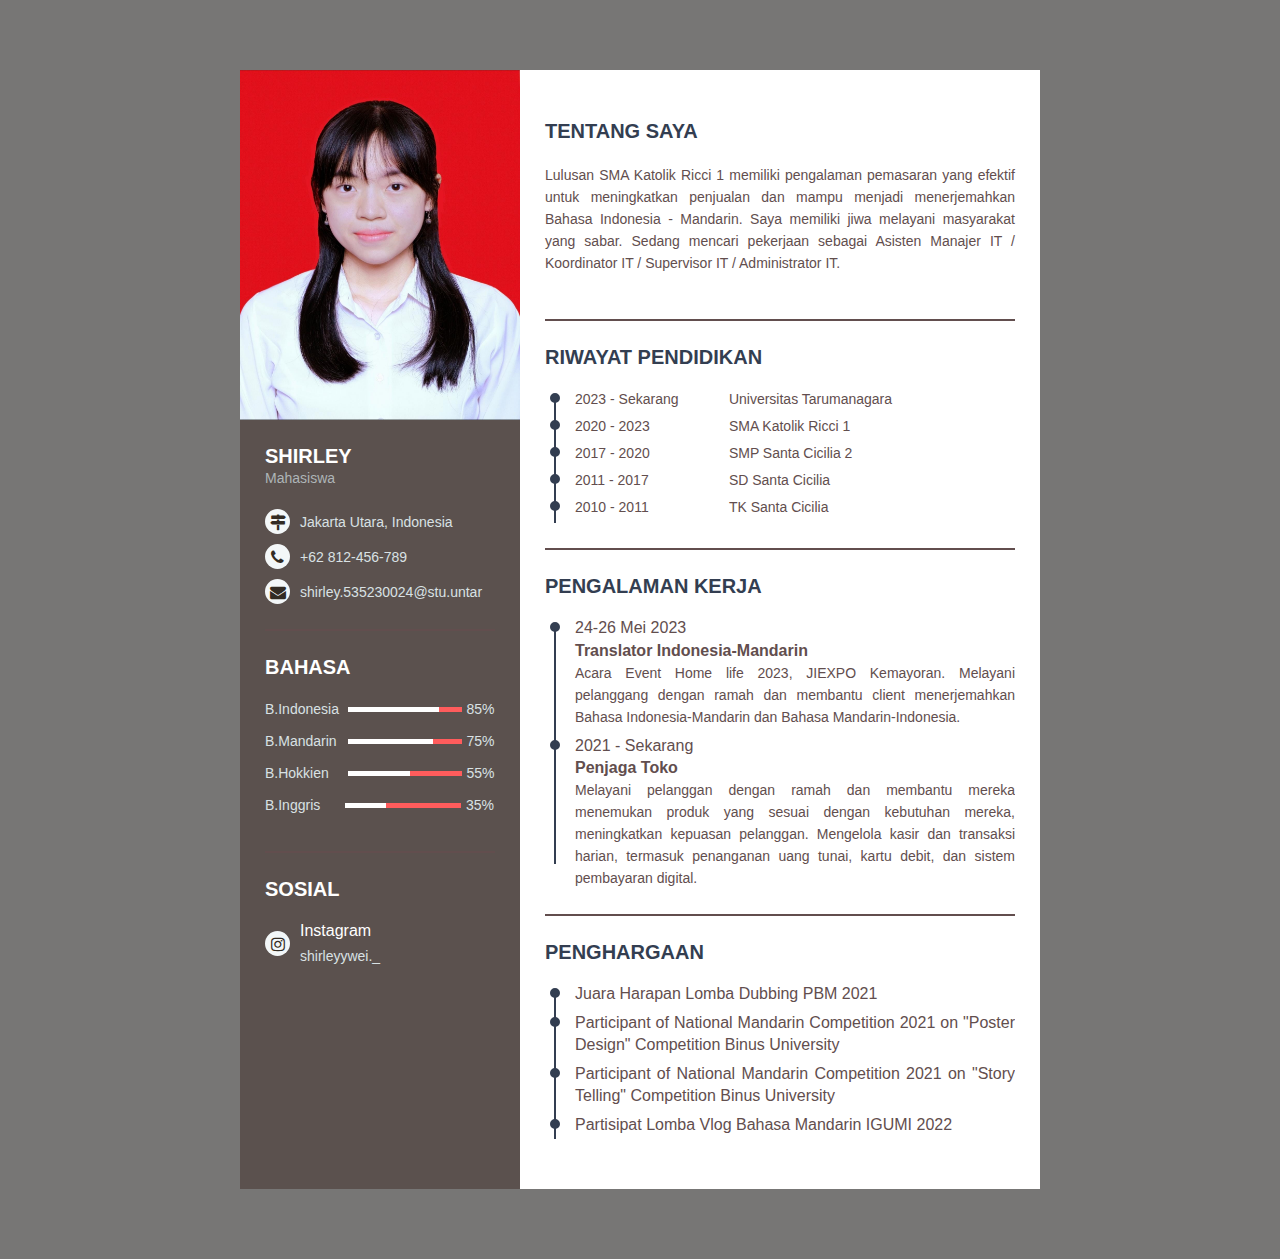
<file: index.html>
<!DOCTYPE html>
<html lang="en">
<head>
    <meta charset="UTF-8">
    <meta name="viewport" content="width=device-width, initial-scale=1.0">
    <title>CV Shirley</title>
    <link rel="stylesheet" href="style.css">
    <link rel="stylesheet" href="https://cdnjs.cloudflare.com/ajax/libs/font-awesome/4.7.0/css/font-awesome.min.css">
</head>
<body>
    <div class="data1">
        <div class="data2">
            <div class="profile">
                <img src="Shir.jpg" alt="">
            </div>
            <!-- profile -->
            <div class="content">
                <div class="lanjutan-item">
                    <div class="title">
                        <p class="bold">Shirley</p>
                        <p class="regular">Mahasiswa</p>
                    </div>
                    <ul>
                        <li>
                            <div class="icon">
                                <i class =" fa fa-map-signs"> </i>
                            </div>
                            <div class = "data">
                                Jakarta Utara, Indonesia
                            </div>
                        </li>
                        <li>
                            <div class="icon">
                                <i class =" fa fa-phone"> </i>
                            </div>
                            <div class = "data">
                                +62 812-456-789
                            </div>
                        </li>
                        <li>
                            <div class="icon">
                                <i class =" fa fa-envelope"> </i>
                            </div>
                            <div class = "data">
                                shirley.535230024@stu.untar
                            </div>
                        </li>
                    </ul>
                </div>

                <!-- Skill -->
                <div class="lanjutan-item lanjutan-skill">
                    <div class="title">
                        <p class="bold">Bahasa</p>
                    </div>
                    <ul>
                        <li>
                            <div class="skill-name">
                                B.Indonesia
                            </div>
                            <div class="skill-progress">
                                <span style="width: 80%;"></span>
                            </div>
                            <div class="skill-persen">85%</div>
                        </li>
                        <li>
                            <div class="skill-name">
                                B.Mandarin
                            </div>
                            <div class="skill-progress">
                                <span style="width: 75%;"></span>
                            </div>
                            <div class="skill-persen">75%</div>
                        </li>
                        <li>
                            <div class="skill-name">
                                B.Hokkien
                            </div>
                            <div class="skill-progress">
                                <span style="width: 55%;"></span>
                            </div>
                            <div class="skill-persen">55%</div>
                        </li>
                        <li>
                            <div class="skill-name">
                                B.Inggris
                            </div>
                            <div class="skill-progress">
                                <span style="width: 35%;"></span>
                            </div>
                            <div class="skill-persen">35%</div>
                        </li>
                    </ul>
                </div>

                <div class="lanjutan-item lanjutan-sosial">
                    <div class="title">
                        <p class="bold">Sosial</p>
                    </div>
                    <ul>
                        <li>
                            <div class="icon">
                                <i class="fa fa-instagram"></i>
                            </div>
                            <div class="data">
                                <p class="semi-bold">Instagram</p>
                                <p>shirleyywei._</p>
                            </div>
                        </li>

                    </ul>
                </div>

            </div>

        </div>

        <div class="data3">
            <div class="lanjutan-item lanjutan-tentang">
                <div class="title">
                    <!-- tentang saya -->
                    <p class="bold">Tentang saya</p></br></p>
                    <p>Lulusan SMA Katolik Ricci 1 memiliki pengalaman pemasaran
                        yang efektif untuk meningkatkan penjualan dan mampu menjadi 
                        menerjemahkan Bahasa Indonesia - Mandarin. Saya memiliki jiwa
                        melayani masyarakat yang sabar. Sedang mencari pekerjaan sebagai 
                        Asisten Manajer IT / Koordinator IT / Supervisor IT / Administrator IT.
                    </p>
                </div>
            </div>

            <div class="lanjutan-item lanjutan-pendidikan">
                <div class="title">
                    <!-- riwayat pendidikan -->
                    <p class="bold">Riwayat Pendidikan</p>
                </div>
                <p> 
                    <ul class="list-pendidikan">
                        <li><span class="tahun">2023 - Sekarang</span>
                            <span class="asal">Universitas Tarumanagara</span></li>
                        <li><span class="tahun">2020 - 2023</span>
                            <span class="asal">SMA Katolik Ricci 1</span></li>
                        <li><span class="tahun">2017 - 2020</span>
                            <span class="asal">SMP Santa Cicilia 2</span></li>
                        <li><span class="tahun">2011 - 2017 </span>
                            <span class="asal">SD Santa Cicilia</span></li>
                        <li><span class="tahun">2010 - 2011 </span>
                            <span class="asal">TK Santa Cicilia</span></li>
                    </ul>
                </p>
            </div>

            <!-- Pengalaman Kerja  -->
             <div class="lanjutan-item lanjutan-kerja">
                <div class="title">
                    <p class="bold">Pengalaman Kerja</p>
                </div>
                <ul>
                    <li>
                        <div class="date">24-26 Mei 2023</div>
                        <div class="info">
                            <p class="semi-bold"><b>Translator Indonesia-Mandarin</b>
                            </p>
                            <p>Acara Event Home life 2023, JIEXPO Kemayoran. Melayani pelanggang dengan ramah dan membantu client menerjemahkan Bahasa Indonesia-Mandarin
                                dan Bahasa Mandarin-Indonesia.
                            </p>
                        </div>
                    </li>

                    <li>
                        <div class="date">2021 - Sekarang</div>
                        <div class="info">
                            <p class="semi-bold"><b>Penjaga Toko</b>
                            </p>
                            <p>Melayani pelanggan dengan ramah dan membantu mereka menemukan
                                produk yang sesuai dengan kebutuhan mereka, meningkatkan kepuasan pelanggan.
                                Mengelola kasir dan transaksi harian, termasuk penanganan uang tunai, kartu debit, dan sistem pembayaran digital. 
                            </p>
                        </div>
                    </li>

                </ul>
             </div>
             <!-- Penghargaan -->
             <div class="lanjutan-item lanjutan-penghargaan">
                <div class="title">
                    <p class="bold">Penghargaan</p>
                </div>
                <ul>
                    <li>
                        <div class="info">
                            <p class="semi-bold">Juara Harapan Lomba Dubbing PBM 2021</p>
                        </div>
                    </li>
                    <li>
                        <div class="info">
                            <p class="semi-bold">
                                Participant of National Mandarin Competition 2021
                                    on "Poster Design" Competition Binus University
                            </p>
                        </div>
                    </li>
                    <li>
                        <div class="info">    
                            <p class="semi-bold">
                                Participant of National Mandarin Competition 2021
                                    on "Story Telling" Competition Binus University</p>
                        </div>
                    </li>
                    <li>
                        <div class="info">
                            <p class="semi-bold">
                                Partisipat Lomba Vlog Bahasa Mandarin IGUMI 2022</p>
                        </div>
                    </li>
                </ul>
             </div>

             <!-- Kemampuan
             <div class="lanjutan-item lanjutan-kemampuan">
                <div class="title">
                    <p class="bold">Kemampuan</p>
                </div>
                <ul>
                    <li>
                        <div class="info">
                            <p class="semi-bold">Partisipasi</p>
                        </div>
                        
                    </li>
                </ul>
             </div> -->
             
        </div>
    </div>
</body>
</html>
</file>
<file: style.css>
@import url('https://fonts.googleapis.com/css2?family=Montserrat:wght@400;700&display=swap');

*{
    margin: 0;
    padding :0;
    box-sizing: border-box;
    list-style: none;
    font-family: 'Monstserrat', sans-serif;
}

body{
    background-color: rgb(119, 118, 117);
    font-size: 14px;
    line-height: 22px;
    color: rgb(98, 78, 78);
    padding: 20px;
}

.data1{
    max-width: 800px;
    width: 100%;
    height: auto;
    display: flex;
    margin: 50px auto;
}

.data1 .data2{
    width: 280px;
    background-color:rgb(91, 81, 78);

}

.data1 .data2 .profile {
    width: 100%;
    height: 350px;
    background-color: rgb(70, 28, 28);
}

.data1 .data2 .profile img{
    width: 100%;
    height: 100%;

}

.data1 .data2 .content{
    padding: 0 25px;
}

.data1 .lanjutan-item{
    padding: 25px 0;
    border-bottom: 2px solid;
}

.data1 .title{
    margin-bottom: 20px ;
}

.data1 .data2 .bold{
    color: #fff;
}

.data1 .data2 .regular{
    color: #aeb5b7;
}

.bold{
    font-weight: 700;
    font-size: 20px;
    text-transform: uppercase;
}

.data1 .data2 ul li{
    display: flex;
    margin-bottom: 10px;
    align-items: center;
}

.data1 .data2 ul li:last-child{
    margin-bottom: 0;

}

.data1 .data2 ul li .icon{
    width: 25px;
    height: 25px;
    background-color: #f3f7f8;
    color: rgb(50, 43, 35);
    border-radius: 50%;
    margin-right: 10px;
    font-size: 16px;
    position: relative;
}

.data1 .icon i{
    position:absolute ;
    top: 50%;
    left: 50%;
    transform: translate(-50%,-50%);

}

.data1 .data2 ul li .data{
    color: #d9e1e4;
}

.data1 .data2 .lanjutan-skill ul li{
    display: flex;
    margin-bottom: 10px;
    color: #d9e1e4;
    justify-content: space-between;
    align-items: center;
}

.data1 .data2 .lanjutan-skill ul li .skill-name{
    width: 25%;
}

.data1 .data2 .lanjutan-skill ul li .skill-progress{
    width: 60%;
    margin-left: 25px;
    margin-right: 5px;
    height: 5px;
    background-color: #ff5c5c;
    position: relative;
}

.data1 .data2 .lanjutan-skill ul li .skill-progress span{
    position: absolute;
    top: 0;
    left: 0;
    height: 100%;
    background-color: #fff;
}

.data1 .data2 .lanjutan-skill ul li .skill-persen{
    width: 15%;
}

.data1 .data2 .lanjutan-sosial .semi-bold{
    color: #fff;
    margin-bottom: 3px;
}

.semi-bold{
    font-weight: 500;
    font-size: 16px;
}

/* bagiann sebelah kanan */
.data1 .data3{
    width: 520px;
    background-color: #fff;
    padding: 25px;
}

.data1 .data2 .lanjutan-item:last-child,
.data1 .data3 .lanjutan-item:last-child{
    border-bottom: 0px;
}


.data1 .data3 .bold{
    color: #333e51;
}

.data1 .data3 ul li{
    position: relative;
}

.list-pendidikan {
    list-style: none;
    padding: 0;
    margin: 0;
}

.list-pendidikan li {
    margin-bottom: 5px;
}

.tahun {
    display: inline-block;
    width: 150px;
}

.asal {
    display: inline-block;
}
.data1 .data3 ul li .date{
    font-size: 16px;
    font-weight: 500;
    margin-bottom: 0.5px;
}


.data1 .data3 ul li .info{
    margin-bottom: 7px;
}

.data1 .data3 ul li:last-child .info{
    margin-bottom: 0;
}

.data1 .data3 .lanjutan-pendidikan ul,
.data1 .data3 .lanjutan-kerja ul,
.data1 .data3 .lanjutan-penghargaan ul{
    padding-left: 30px;
    overflow: hidden;
}
.data1 .data3 .lanjutan-pendidikan ul li::before,
.data1 .data3 .lanjutan-kerja ul li::before,
.data1 .data3 .lanjutan-penghargaan ul li::before{
    content: "";
    position: absolute;
    top: 5px;
    left: -25px;
    width: 6px;
    height: 6px;
    border-radius: 50%;
    background-color: #333e51;
    border: 2px solid #333e51;
}
.data1 .data3 .lanjutan-pendidikan ul li::after,
.data1 .data3 .lanjutan-kerja ul li::after,
.data1 .data3 .lanjutan-penghargaan ul li::after{
    content: "";
    position: absolute;
    background-color: #333e51;
    top: 14px;
    left: -21px;
    width: 2px;
    height: 115px;
}

.data1 .data3 .lanjutan-penghargaan .semi-bold{
    margin-bottom: 3px;
    text-align: justify;
}

.data1 .data3 .lanjutan-item p{
    text-align: justify;
}
</file>
